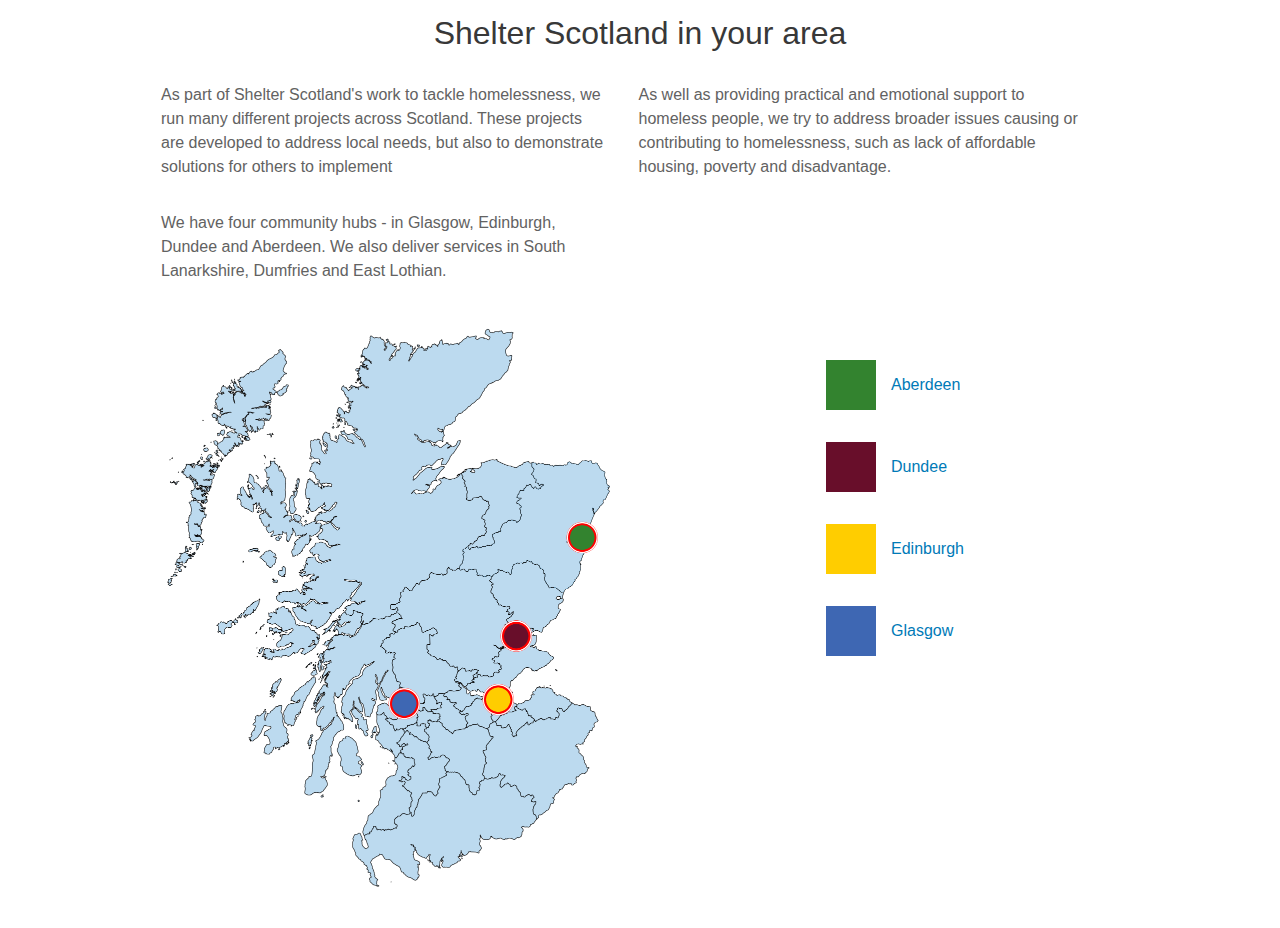
<file: index.html>
<!doctype html>
<html>
<head>
<meta charset="UTF-8">
<title>Shelter Web Developer Test</title>
<link rel="stylesheet" href="css/styles.css">
<meta name="viewport" content="width=device-width, initial-scale=1">
</head>

<body>
<main class="content">

<section class="section">
    <header>
    <h1 class="title">Shelter Scotland in your area</h1>
    </header>

  <article class="intro-text">
        <div class="column">
        <p>As part of Shelter Scotland's work to tackle homelessness, we run many different projects across Scotland. These projects are developed to address local needs, but also to demonstrate solutions for others to implement</p>
        </div>
        
        <div class="column">
        <p>As well as providing practical and emotional support to homeless people, we try to address broader issues causing or contributing to homelessness, such as lack of affordable housing, poverty and disadvantage.</p>
        </div>
        
        <div class="column">
        <p>We have four community hubs - in Glasgow, Edinburgh, Dundee and Aberdeen. We also deliver services in South Lanarkshire, Dumfries and East Lothian.</p>
        </div>
    </article>
</section>
<section class="section">    
    <div class="map-container">
      <div class="key-holder">
      	<ul>
        	<li class="aberdeen"><a href="aberdeen.html" id="AberdeenLink">Aberdeen</a></li>
            <li class="dundee"><a href="dundee.html" id="DundeeLink">Dundee</a></li>
            <li class="edinburgh"><a href="edinburgh.html" id="EdinburghLink">Edinburgh</a></li>
            <li class="glasgow"><a href="glasgow.html" id="GlasgowLink">Glasgow</a></li>
        </ul>
      </div>
    	

      <div class="map-holder">
      <img src="img/scotland-city-map.png" class="scotland-map" alt="clickable map of Scotland" usemap="#services"/>
        <map name="services">
          <area shape="poly" coords="259,199" href="#">
          <area shape="poly" coords="242,226" href="#">
          <area shape="poly" coords="243,226" href="#">
          <area shape="poly" coords="243,227" href="#">
          <area shape="poly" coords="190,308,175,313" href="#">
          <area shape="circle" coords="259,404,13" href="glasgow.html" id="glasgow"><span class="tooltip glasgow" id="tooltipGlasgow">Go to Glasgow services</span>
          <area shape="circle" coords="353,401,12" href="edinburgh.html" id="edinburgh"><span class="tooltip edinburgh" id="tooltipEdinburgh">Go to Edinburgh services</span>
          <area shape="circle" coords="371,337,13" href="dundee.html" id="dundee"><span class="tooltip dundee" id="tooltipDundee">Go to Dundee services</span>
          <area shape="circle" coords="437,238,12" href="aberdeen.html" id="aberdeen"><span class="tooltip aberdeen" id="tooltipAberdeen">Go to Aberdeen services</span>
        </map>
      </div>
    </div>
</section>

<section class="section">
  <img src="img/scotland-city-map.png" class="static-map" />
</sectio>
    
</main>

<script type="text/javascript" src="js/scripts.js"></script>

</body>
</html>
</file>
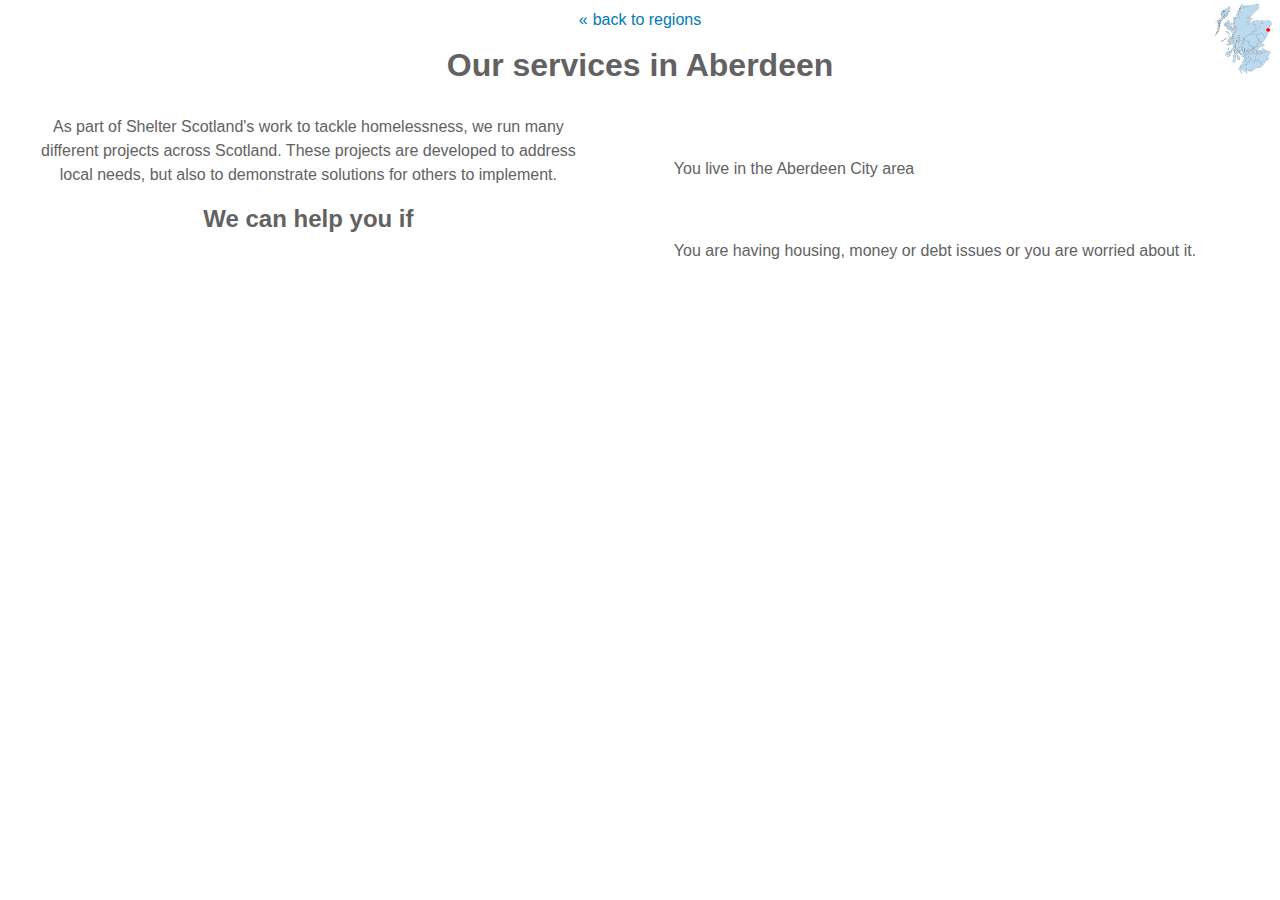
<file: aberdeen.html>
<!doctype html>
<html>
<head>
<meta charset="UTF-8">
<title>Shelter in Aberdeen</title>
<link rel="stylesheet" href="css/styles.css">
<meta name="viewport" content="width=device-width, initial-scale=1">
</head>

<body>
<main class="content">
	<section class="section">
		<a href="index.html" class="back">back to regions</a>
		<header>
			<h1>Our services in Aberdeen</h1>
			<img src="img/aberdeen-pointer-map.png" class="pointer-map" />
		</header>
		<div class="column">
	   <p>As part of Shelter Scotland's work to tackle homelessness, we run many different projects across Scotland. These projects are developed to address local needs, but also to demonstrate solutions for others to implement.</p>

	   <h2>We can help you if</h2>
	  </div>
	   <ul>
	   	<li>You live in the Aberdeen City area</li>
	   	<li>You are having housing, money or debt issues or you are worried about it.</li>
	   </ul>


	</section>
</main>
</body>
</html>
</file>
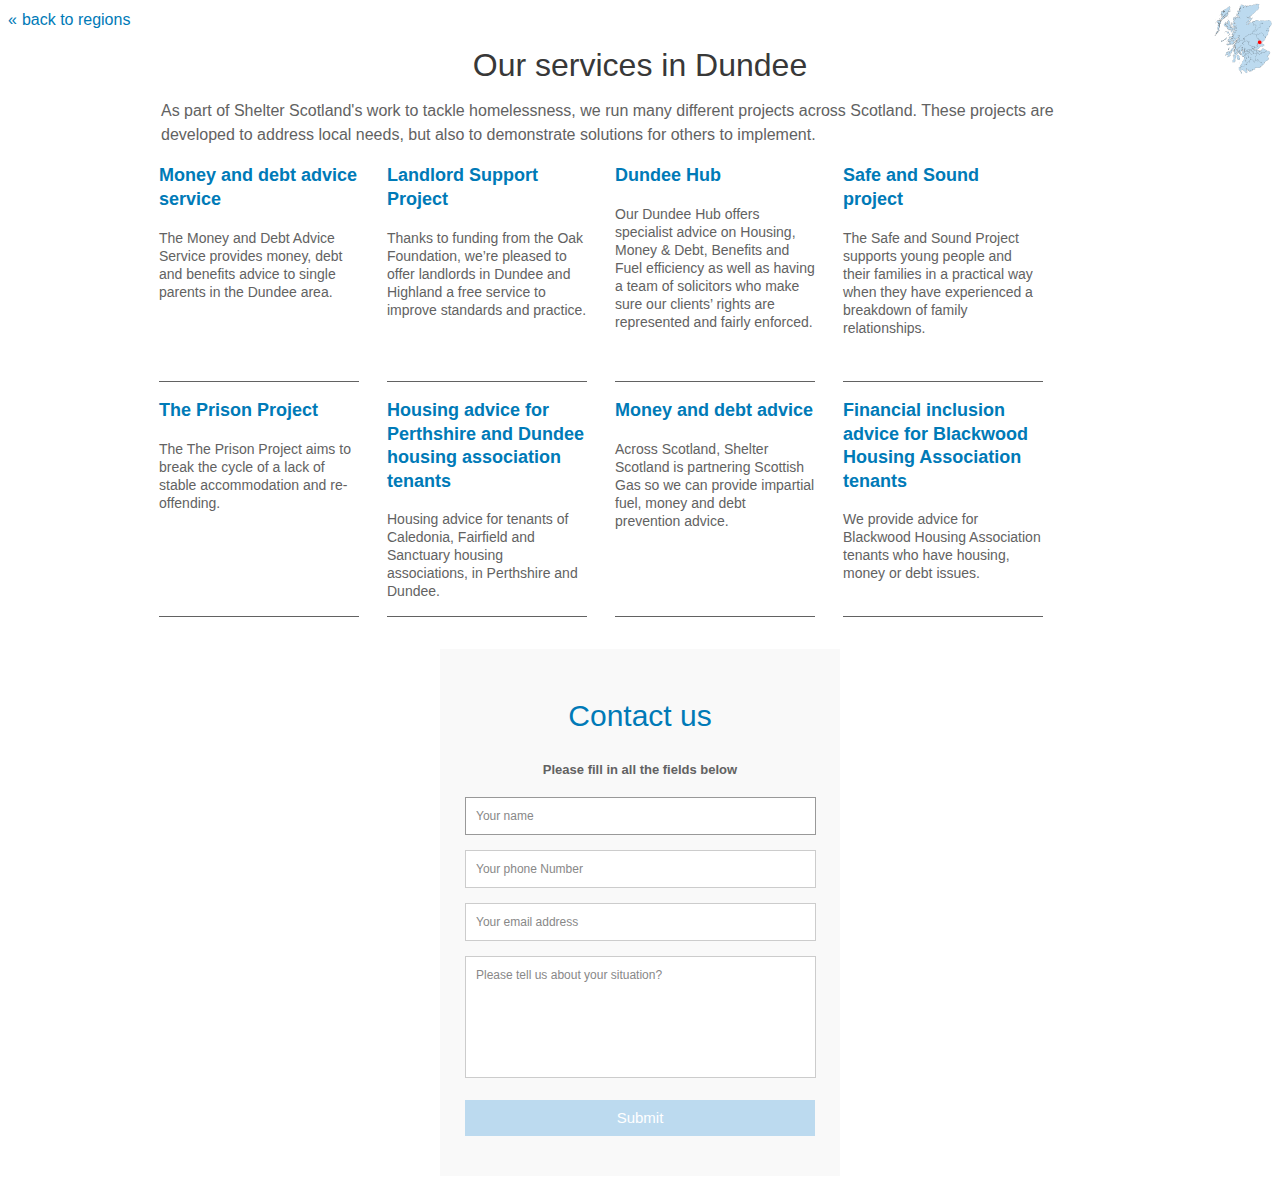
<file: dundee.html>
<!doctype html>
<html>
<head>
<meta charset="UTF-8">
<title>Shelter Web Developer Test</title>
<link rel="stylesheet" href="css/styles.css">
<meta name="viewport" content="width=device-width, initial-scale=1">
</head>

<body>

<a href="index.html" class="back">back to regions</a>
<img src="img/dundee-pointer-map.png" class="pointer-map" />
<main class="content">

<section class="section">
    <header>
    <h1 class="title">Our services in Dundee</h1>
    </header>

  <article class="intro-text">
      <p class="intro-full">As part of Shelter Scotland's work to tackle homelessness, we run many different projects across Scotland. These projects are developed to address local needs, but also to demonstrate solutions for others to implement.</p>

      <div class="half-wrapper">

        <div class="column half">
          <h2><a href="http://scotland.shelter.org.uk/get_advice/local_services/dundee/money_and_debt_advice_service">Money and debt advice service</a></h2>
          <p>The Money and Debt Advice Service provides money, debt and benefits advice to single parents in the Dundee area.</p>
        </div>
        
        <div class="column half">
          <h2><a href="http://scotland.shelter.org.uk/get_advice/local_services/dundee/landlord_support_project">Landlord Support Project</a></h2>
          <p>Thanks to funding from the Oak Foundation, we’re pleased to offer landlords in Dundee and Highland a free service to improve standards and practice.</p>
        </div>
        
        <div class="column half">
          <h2><a href="http://scotland.shelter.org.uk/get_advice/local_services/dundee/hub">Dundee Hub</a></h2>
          <p>Our Dundee Hub offers specialist advice on Housing, Money &amp; Debt, Benefits and Fuel efficiency as well as having a team of solicitors who make sure our clients’ rights are represented and fairly enforced.</p>
        </div>

        <div class="column half">
          <h2><a href="http://scotland.shelter.org.uk/get_advice/local_services/dundee/safe_and_sound_project">Safe and Sound project</a></h2>
          <p>The Safe and Sound Project supports young people and their families in a practical way when they have experienced a breakdown of family relationships.</p>
        </div>

        <div class="column half">
          <h2><a href="http://scotland.shelter.org.uk/get_advice/local_services/dundee/supporting_prisoners_advice_network_span">The Prison Project</a></h2>
          <p>The The Prison Project aims to break the cycle of a lack of stable accommodation and re-offending.</p>
        </div>
        
        <div class="column half">
          <h2><a href="http://scotland.shelter.org.uk/get_advice/local_services/dundee/housing_advice_for_perthshire_and_dundee_housing_association_tenants">Housing advice for Perthshire and Dundee housing association tenants</a></h2>
          <p>Housing advice for tenants of Caledonia, Fairfield and Sanctuary housing associations, in Perthshire and Dundee.</p>
        </div>
        
        <div class="column half">
          <h2><a href="http://scotland.shelter.org.uk/get_advice/local_services/dundee/money_and_debt_advice">Money and debt advice</a></h2>
          <p>Across Scotland, Shelter Scotland is partnering Scottish Gas so we can provide impartial fuel, money and debt prevention advice.</p>
        </div>

        <div class="column half">
          <h2><a href="http://scotland.shelter.org.uk/get_advice/local_services/dundee/financial_inclusion_advice_for_blackwood_housing_association_tenants">Financial inclusion advice for Blackwood Housing Association tenants</a></h2>
          
          <p>We provide advice for Blackwood Housing Association tenants who have housing, money or debt issues.</p>
        </div>
      </div>
    </article>
</section>

<div class="form-container">  
  <form id="contact" action="" method="post">
    <h3>Contact us</h3>
    <h4>Please fill in all the fields below</h4>
    <fieldset>
      <input placeholder="Your name" type="text" tabindex="1" required autofocus>
    </fieldset>
    <fieldset>
      <input placeholder="Your phone Number" type="tel" tabindex="3" required>
    </fieldset>
    <fieldset>
      <input placeholder="Your email address" type="email" tabindex="4" required>
    </fieldset>
    <fieldset>
      <textarea placeholder="Please tell us about your situation?" tabindex="5" required></textarea>
    </fieldset>
    <fieldset>
      <button name="submit" type="submit" id="contact-submit" data-submit="...Sending">Submit</button>
    </fieldset>
  </form>
 
  
</div>

</body>
</html>
</file>
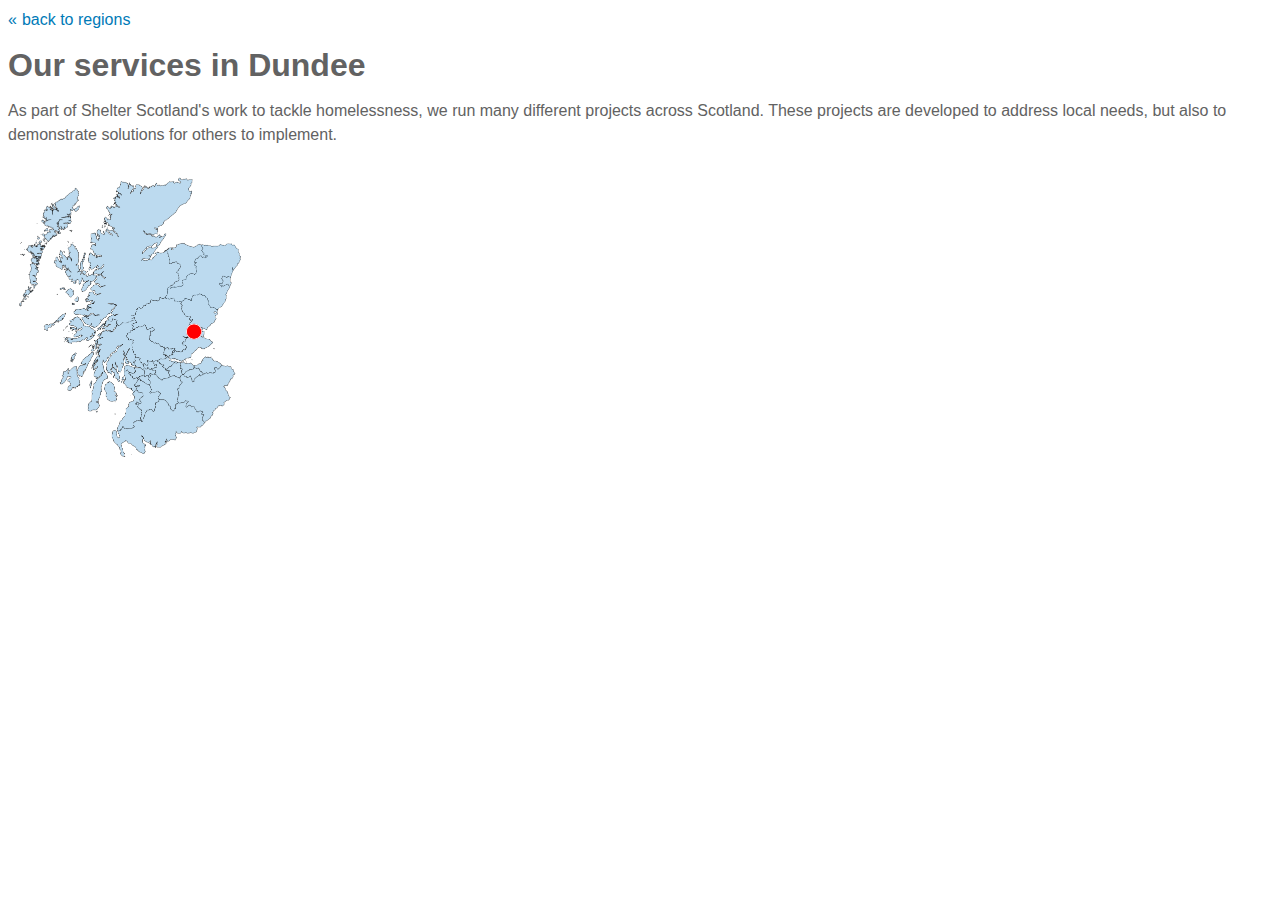
<file: dundee3.html>
<!doctype html>
<html>
<head>
<meta charset="UTF-8">
<title>Shelter in Dundee</title>
<link rel="stylesheet" href="css/styles.css">
<meta name="viewport" content="width=device-width, initial-scale=1">
</head>

<body>
	
    <a href="index.html" class="back">back to regions</a>
	<h1>Our services in Dundee</h1>
    <p>As part of Shelter Scotland's work to tackle homelessness, we run many different projects across Scotland. These projects are developed to address local needs, but also to demonstrate solutions for others to implement.</p>

    <img src="img/dundee-pointer-map.png" width="246" height="307" />
  

</body>
</html>
</file>
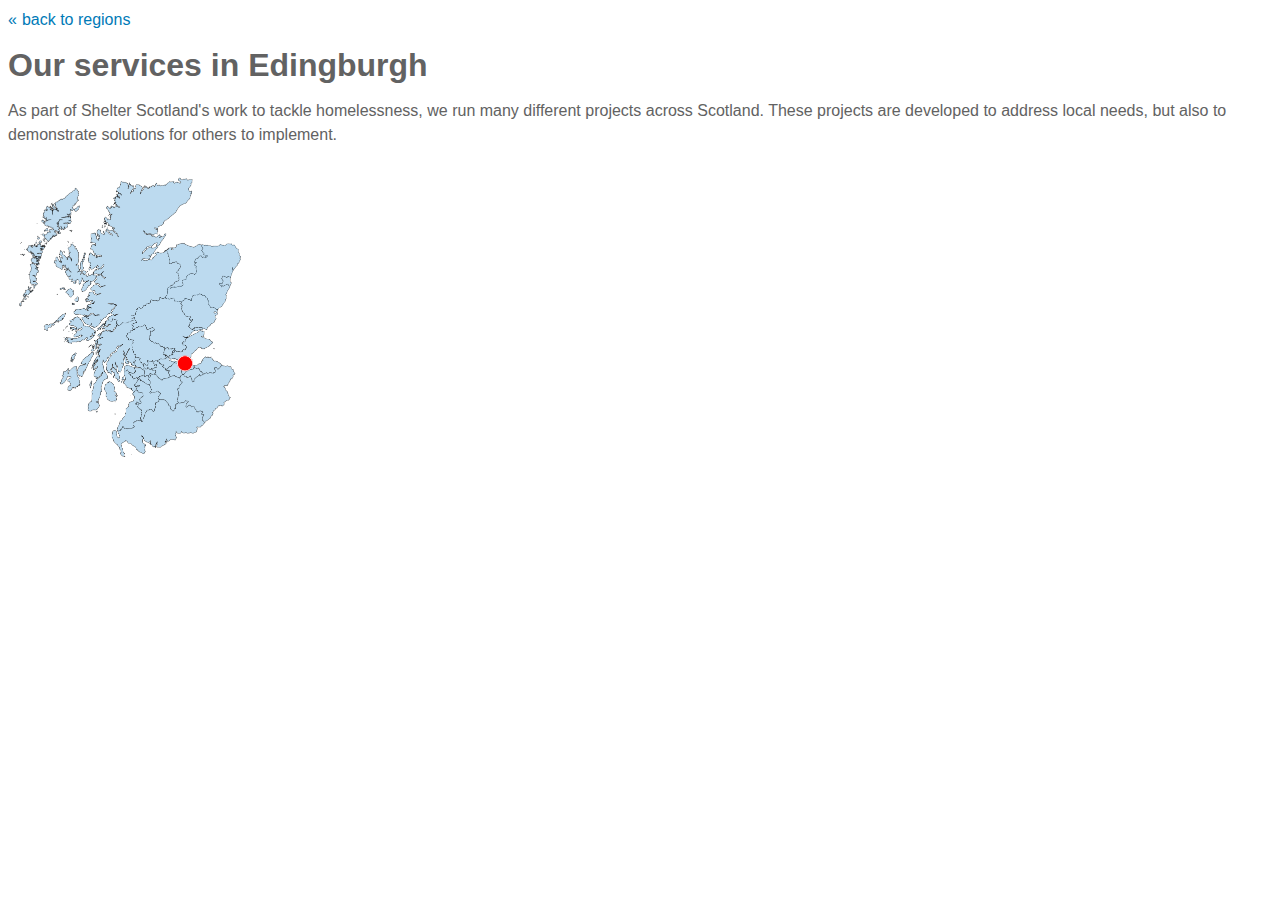
<file: edinburgh.html>
<!doctype html>
<html>
<head>
<meta charset="UTF-8">
<title>Shelter in Edinburgh</title>
<link rel="stylesheet" href="css/styles.css">
<meta name="viewport" content="width=device-width, initial-scale=1">
</head>

<body>

	<a href="index.html" class="back">back to regions</a>
	<h1>Our services in Edingburgh</h1>
    <p>As part of Shelter Scotland's work to tackle homelessness, we run many different projects across Scotland. These projects are developed to address local needs, but also to demonstrate solutions for others to implement.</p>

    <img src="img/edinburgh-pointer-map.png" width="246" height="307" />
    

</body>
</html>
</file>
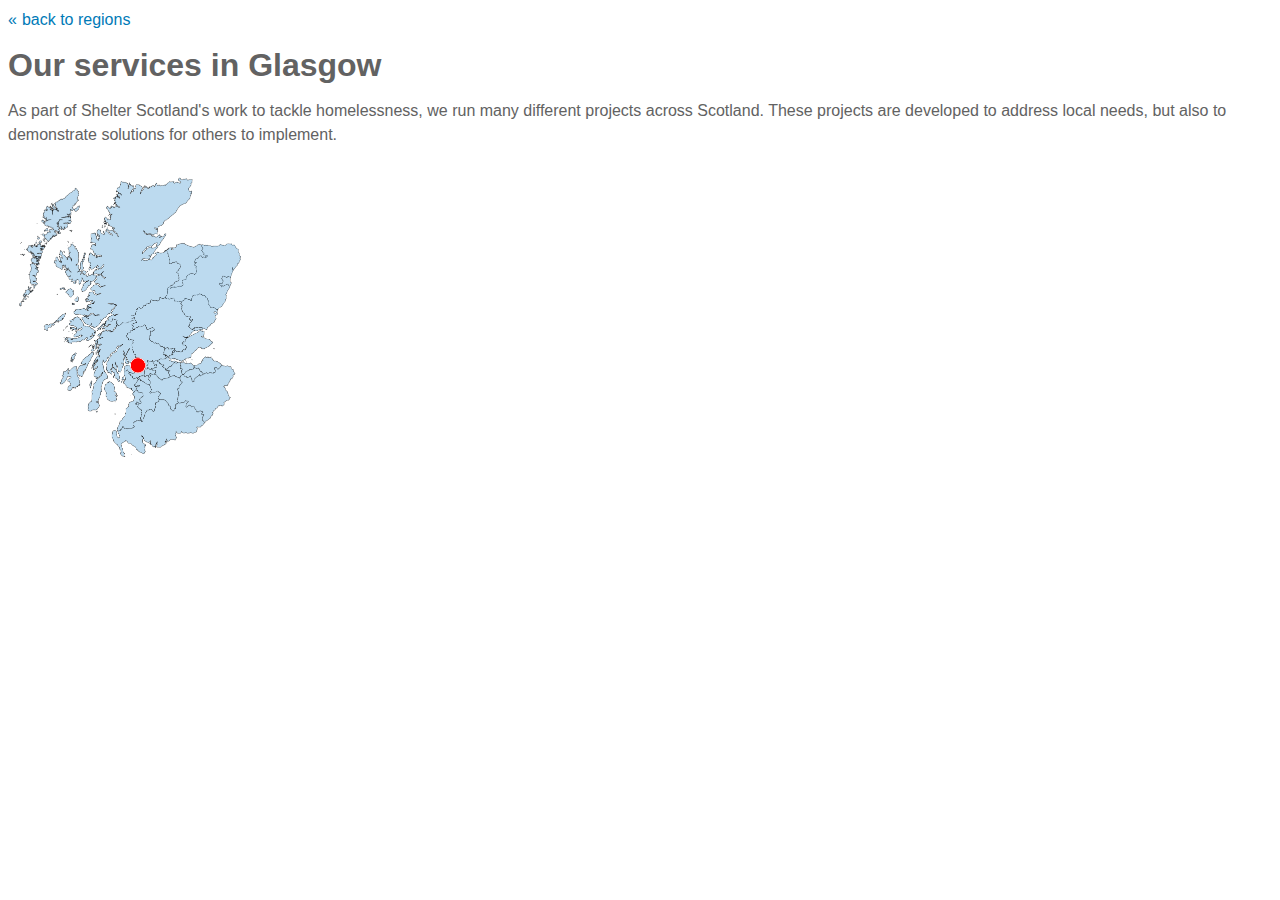
<file: glasgow.html>
<!doctype html>
<html>
<head>
<meta charset="UTF-8">
<title>Shelter in Glasgow</title>
<link rel="stylesheet" href="css/styles.css">
<meta name="viewport" content="width=device-width, initial-scale=1">
</head>

<body>

	<a href="index.html" class="back">back to regions</a>
	<h1>Our services in Glasgow</h1>
	<p>As part of Shelter Scotland's work to tackle homelessness, we run many different projects across Scotland. These projects are developed to address local needs, but also to demonstrate solutions for others to implement.</p>

	<img src="img/glasgow-pointer-map.png" width="246" height="307" />

</body>
</html>
</file>
<file: css/styles.css>
@charset "UTF-8";
/* CSS Document for Shelter demo */

.section {
	clear: both;
}

a {
  color: #007ab7;
  text-decoration: none;
}

a:hover {
  text-decoration: underline;;
}

body {
	font-family: "Helvetica Neue", Helvetica, Arial, sans-serif;
  font-size: 16px;
  line-height: 24px;
  color: rgb(98,98,98);
  background-color: #fff;
}

.title {
   color: rgb(56,56,56);
   font-weight: 200;
}

.content {
	text-align: center;
	min-height: 85%;
}

.intro-text, .map-container {
	position: relative;
	max-width: 990px;
	text-align: left;
	margin: 0 auto;
}

.scotland-map {
  width: 491px; 
  height: 614px;
}

@media only screen and (min-width: 768px) {
  .column {
  	position: relative;
  	width: 45%;
    float: left;
    margin: auto 1em;
  }
}

.map-container {
	clear: both;
}

.map-holder {
  position: relative;
  display: none;  
}

.static-map {
  width: 75%;
  height: auto;
  margin: 0 auto;
  clear: both;
}

@media only screen and (min-width: 768px) {
  .map-holder {
    display: block;
  }
  .static-map {
    display: none;
  }
}

.highlight {
  position: absolute;
  top: 0;
  bottom: 0;
  width: 494px; 
  height: 449px;
}

.highlight.aberdeen {
  display:none;
}

.highlight.dundee {
  display:none;
}

.highlight.edinburgh {
  display:none;
}

.highlight.glasgow {
  display:none;
}

.key-holder li {
  float: left;
  margin-right: 2%;
}

@media only screen and (min-width: 768px) {
  .key-holder {
  	width: 250px;
  	float: right;
  	margin-right: 10%;
  }
}

.map-holder {
	width: 350px;
  position: relative;
}

.tooltip {
  border-radius: 5px;
  position: relative;
  background: #fff;
  border: 2px solid black;
  width: 200px;
  text-align: center;
}

.tooltip:after {
  content: url('../img/blackTriangle.png');
  position: absolute;
  bottom: -16px;
  left: 100px;
}

.tooltip.glasgow {
  top: -270px;
  right: -165px;
  padding: 5px;
  display: none;
}

.tooltip.glasgow:after {
  position: absolute;
  left: 82px;
}

.tooltip.edinburgh {
  top: -275px;
  right: -250px;
  padding: 5px;
  display: none;
}

.tooltip.edinburgh:after {
  position: absolute;
  left: 91px;
}

.tooltip.dundee {
  top: -338px;
  right: -275px;
  padding: 5px;
  display: none;
}

.tooltip.dundee:after {
  position: absolute;
  left: 84px;
}

.tooltip.aberdeen {
  top: -435px;
  right: -335px;
  padding: 5px;
  display: none;
}

.tooltip.aberdeen:after {
  position: absolute;
  left: 90px;
}

.visable {
  display: inline-block !important;
}

ul {
  list-style: none;
  text-align: left;
}

li:before {
  content: "";
  display: inline-block;
  position: relative;
  top: 2.8em;
  width: 50px;
  height: 50px;
  margin: 0 15px 25px 0;
}
li.glasgow:before {
  background: #3e67b3;
}
li.edinburgh:before {
  background: #ffcd00;
}
li.dundee:before {
  background: #680e2a;
}
li.aberdeen:before {
  background: #33832f;
}
.back:before {
    content: "«";
    padding-right: 5px;
}
.active {
  text-decoration: underline;
}

/* styles for city pages */
.pointer-map {
  width: 63px;
  height: 77px;
  position: absolute;
  right: 5px;
  top: 0;
}

.intro-full {
  margin: auto 1em;
}

.half-wrapper {
  background: #bcdaef;
}

.column.half {
  font-family: "Helvetica Neue", Helvetica, Arial, sans-serif;
  font-size: 14px;
  line-height: 20px;
  border-bottom: 1px solid rgb(98, 98, 98);
  padding-bottom: 1em;
  float: left;
  margin: auto 1em;
}



@media only screen and (min-width: 768px) {
  .column.half {
    height: 220px;
    width: 200px;
  }
}
@media only screen and (min-width: 480px) and (max-width: 767px) {
  .column.half {
    width: 175px;
    height: 245px;
  }
}

.column.half h2 a {
  font-size: 18px;
  height: 70px;
  line-height: 1.3em;
}

.column.half p {
  font-size: 14px;
  line-height: 18px;
}

/* form styles */
.form-container {
  clear: both;
  max-width:400px;
  width:100%;
  margin:0 auto;
  position:relative;
  top: 2em;
}

#contact input[type="text"], #contact input[type="email"], #contact input[type="tel"], #contact input[type="url"], #contact textarea, #contact button[type="submit"] { font:400 12px/16px "Open Sans", Helvetica, Arial, sans-serif; }

#contact {
  background:#F9F9F9;
  padding:25px;
  margin:50px 0;
}

#contact h3 {
  color: #007ab7;;
  display: block;
  font-size: 30px;
  font-weight: 400;
}

#contact h4 {
  margin:5px 0 15px;
  display:block;
  font-size:13px;
}

fieldset {
  border: medium none !important;
  margin: 0 0 10px;
  min-width: 100%;
  padding: 0;
  width: 100%;
}

#contact input[type="text"], #contact input[type="email"], #contact input[type="tel"], #contact input[type="url"], #contact textarea {
  width: 94%;
  border:1px solid #CCC;
  background:#FFF;
  margin:0 0 5px;
  padding:10px;
}

#contact input[type="text"]:hover, #contact input[type="email"]:hover, #contact input[type="tel"]:hover, #contact input[type="url"]:hover, #contact textarea:hover {
  -webkit-transition:border-color 0.3s ease-in-out;
  -moz-transition:border-color 0.3s ease-in-out;
  transition:border-color 0.3s ease-in-out;
  border:1px solid #AAA;
}

#contact textarea {
  height:100px;
  max-width:100%;
  resize:none;
}

#contact button[type="submit"] {
  cursor:pointer;
  width:100%;
  border:none;
  background:#bcdaef;
  color:#FFF;
  margin:0 0 5px;
  padding:10px;
  font-size:15px;
}

#contact button[type="submit"]:hover {
  background:#007ab7;
  -webkit-transition:background 0.3s ease-in-out;
  -moz-transition:background 0.3s ease-in-out;
  transition:background-color 0.3s ease-in-out;
}

#contact button[type="submit"]:active { box-shadow:inset 0 1px 3px rgba(0, 0, 0, 0.5); }

#contact input:focus, #contact textarea:focus {
  outline:0;
  border:1px solid #999;
}
::-webkit-input-placeholder {
 color:#888;
}
:-moz-placeholder {
 color:#888;
}
::-moz-placeholder {
 color:#888;
}
:-ms-input-placeholder {
 color:#888;
}
</file>
